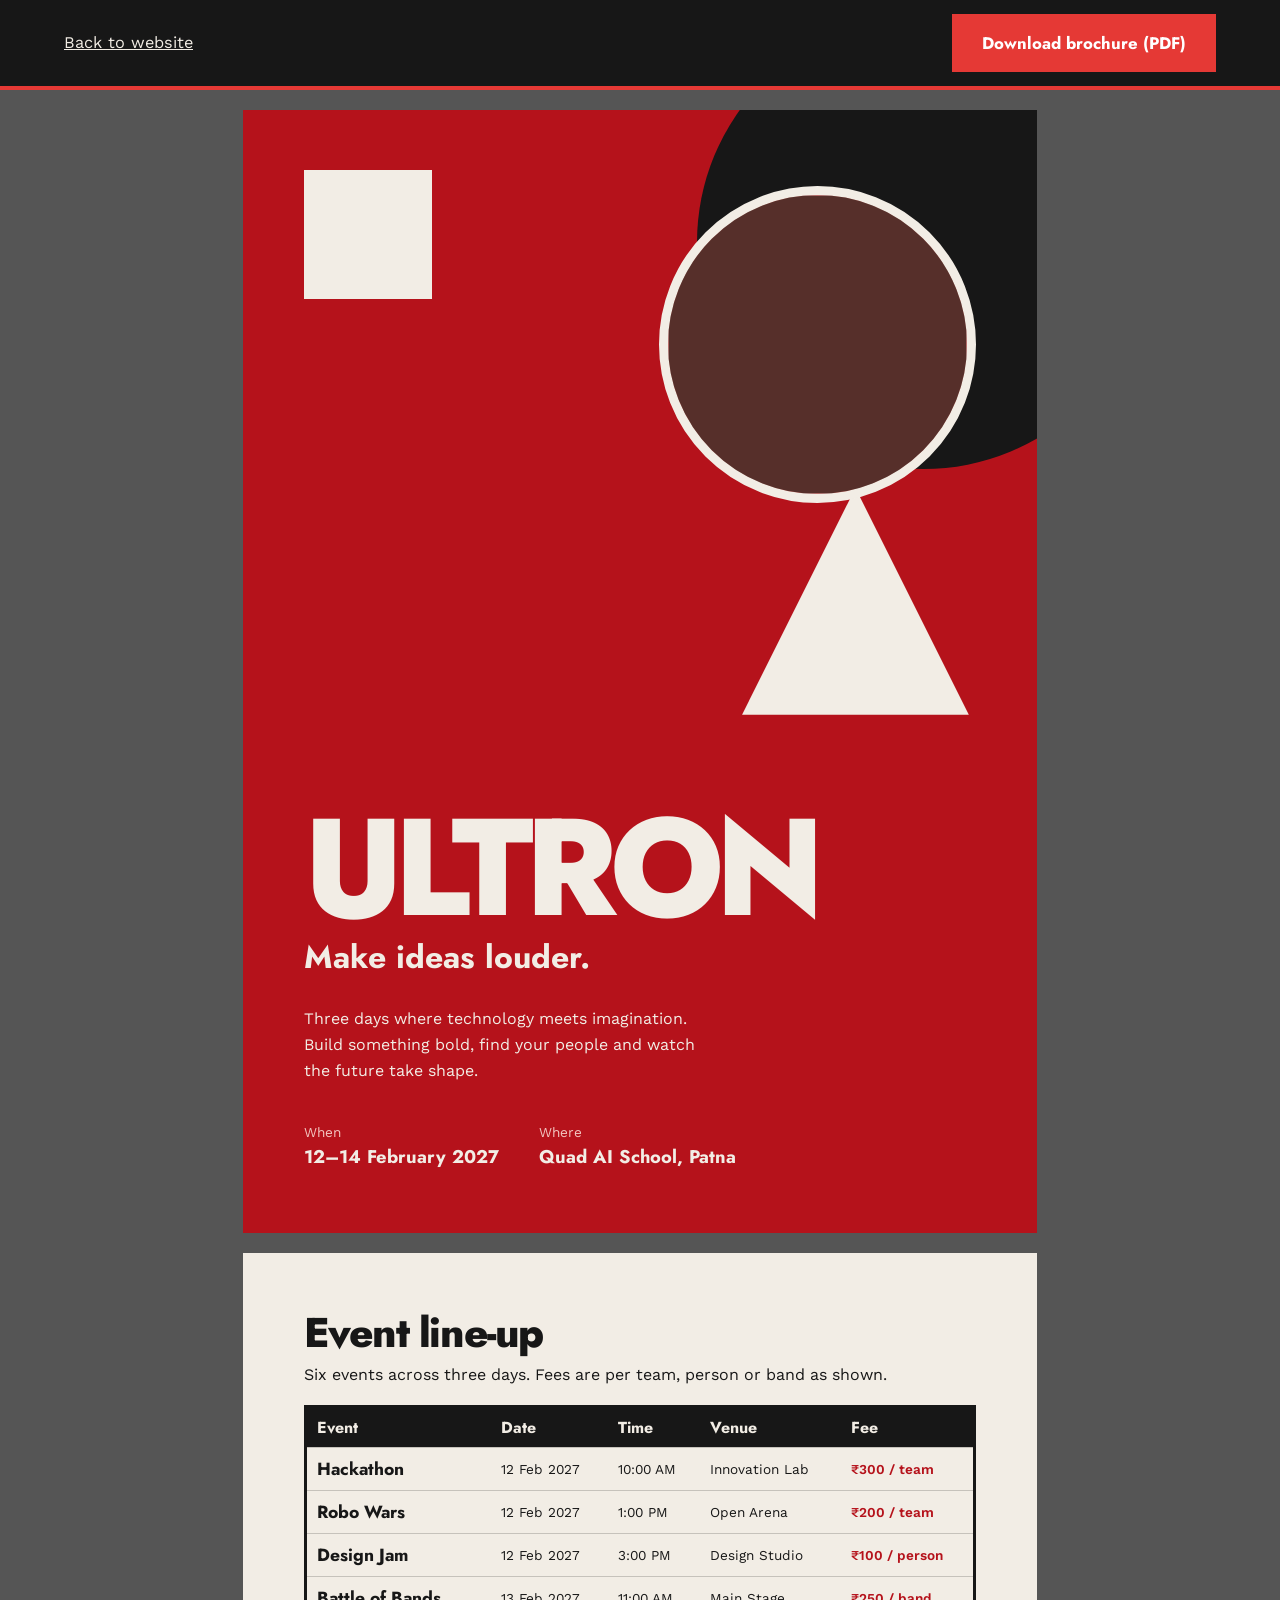
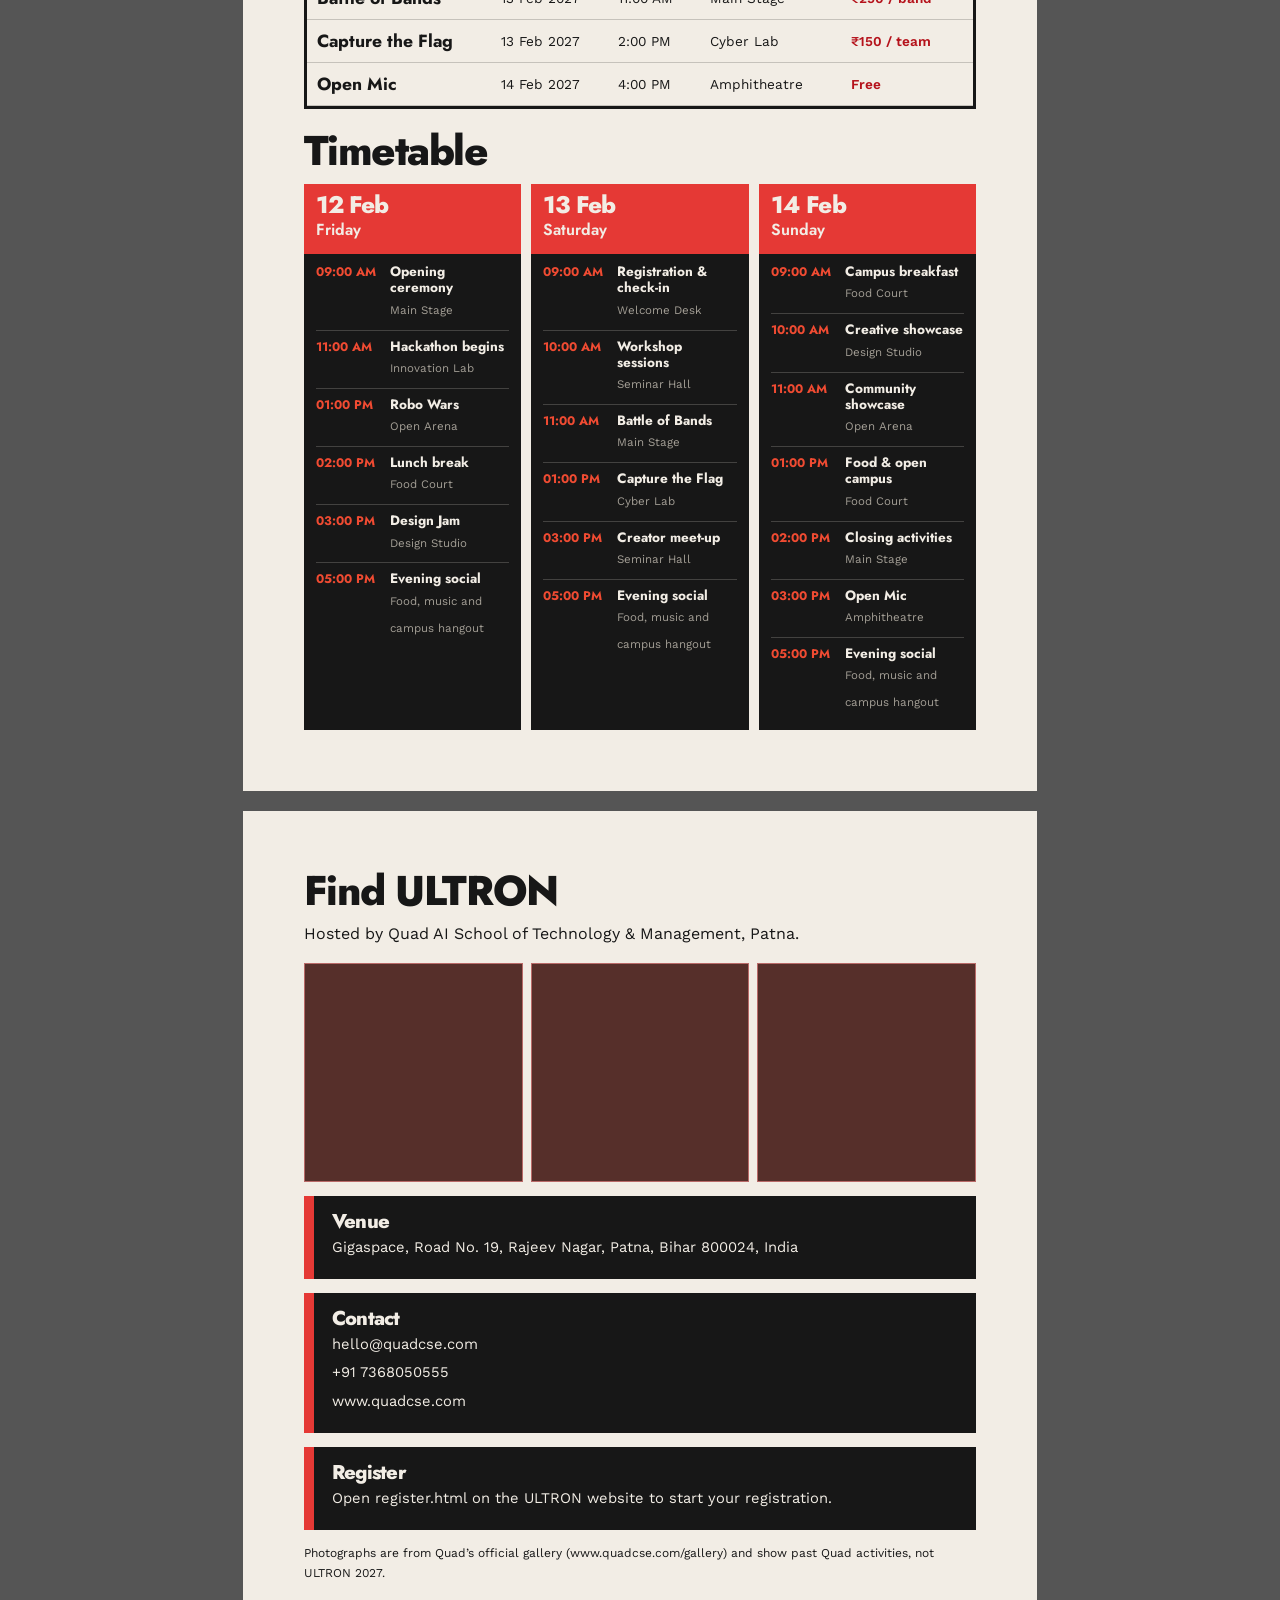
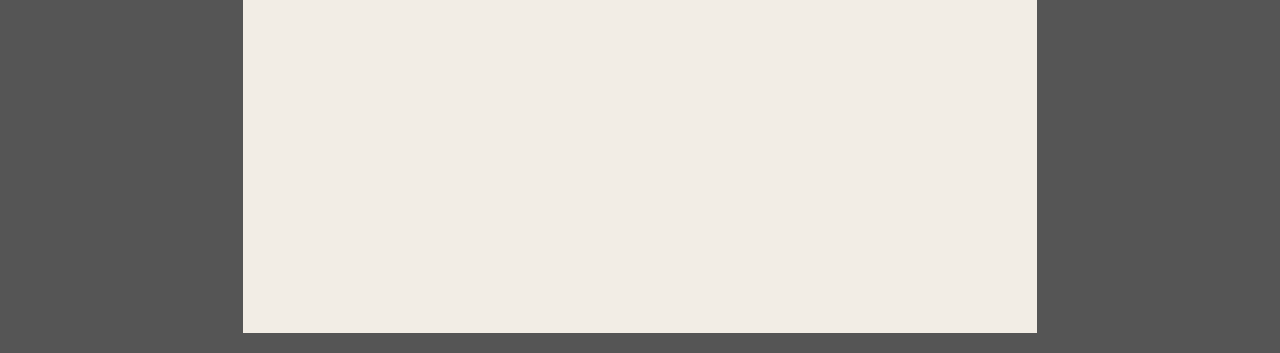
<file: brochure.html>
<!DOCTYPE html>
<html lang="en">
 <head>
  <meta charset="utf-8"/>
  <meta content="width=device-width, initial-scale=1.0" name="viewport"/>
  <title>
   ULTRON 2027: Event brochure
  </title>
  <meta content="Printable ULTRON 2027 brochure." name="description"/>
  <meta content="#B5121B" name="theme-color"/>
  <link href="style.css" rel="stylesheet"/>
 </head>
 <body class="brochure">
  <div class="bar no-print">
   <a href="index.html">
    Back to website
   </a>
   <a class="btn" download="ULTRON-2027-Brochure.pdf" href="ULTRON-2027-Brochure.pdf">
    Download brochure (PDF)
   </a>
  </div>
  <section class="sheet cover">
   <i aria-hidden="true" class="sh c1">
   </i>
   <i aria-hidden="true" class="sh sq">
   </i>
   <i aria-hidden="true" class="sh tri">
   </i>
   <div class="ph">
    <img alt=""/>
   </div>
   <h1>
    ULTRON
   </h1>
   <p class="tag">
    Make ideas louder.
   </p>
   <p class="lead" style="max-width:110mm">
    Three days where technology meets imagination. Build something bold, find your people and watch the future take shape.
   </p>
   <div class="meta">
    <div>
     <small>
      When
     </small>
     <strong>
      12&ndash;14 February 2027
     </strong>
    </div>
    <div>
     <small>
      Where
     </small>
     <strong>
      Quad AI School, Patna
     </strong>
    </div>
   </div>
  </section>
  <section class="sheet">
   <h2>
    Event line-up
   </h2>
   <p class="lead">
    Six events across three days. Fees are per team, person or band as shown.
   </p>
   <div class="table-wrap">
    <table>
     <thead>
      <tr>
       <th>
        Event
       </th>
       <th>
        Date
       </th>
       <th>
        Time
       </th>
       <th>
        Venue
       </th>
       <th>
        Fee
       </th>
      </tr>
     </thead>
     <tbody>
      <tr>
       <td>
        <strong>
         Hackathon
        </strong>
       </td>
       <td>
        12 Feb 2027
       </td>
       <td>
        10:00 AM
       </td>
       <td>
        Innovation Lab
       </td>
       <td class="fee-c">
        ₹300 / team
       </td>
      </tr>
      <tr>
       <td>
        <strong>
         Robo Wars
        </strong>
       </td>
       <td>
        12 Feb 2027
       </td>
       <td>
        1:00 PM
       </td>
       <td>
        Open Arena
       </td>
       <td class="fee-c">
        ₹200 / team
       </td>
      </tr>
      <tr>
       <td>
        <strong>
         Design Jam
        </strong>
       </td>
       <td>
        12 Feb 2027
       </td>
       <td>
        3:00 PM
       </td>
       <td>
        Design Studio
       </td>
       <td class="fee-c">
        ₹100 / person
       </td>
      </tr>
      <tr>
       <td>
        <strong>
         Battle of Bands
        </strong>
       </td>
       <td>
        13 Feb 2027
       </td>
       <td>
        11:00 AM
       </td>
       <td>
        Main Stage
       </td>
       <td class="fee-c">
        ₹250 / band
       </td>
      </tr>
      <tr>
       <td>
        <strong>
         Capture the Flag
        </strong>
       </td>
       <td>
        13 Feb 2027
       </td>
       <td>
        2:00 PM
       </td>
       <td>
        Cyber Lab
       </td>
       <td class="fee-c">
        ₹150 / team
       </td>
      </tr>
      <tr>
       <td>
        <strong>
         Open Mic
        </strong>
       </td>
       <td>
        14 Feb 2027
       </td>
       <td>
        4:00 PM
       </td>
       <td>
        Amphitheatre
       </td>
       <td class="fee-c">
        Free
       </td>
      </tr>
     </tbody>
    </table>
   </div>
   <h2 style="margin-top:22px">
    Timetable
   </h2>
   <div class="bro-days">
    <section aria-label="12 Feb" class="day">
     <header>
      <h3>
       12 Feb
      </h3>
      <span>
       Friday
      </span>
     </header>
     <ol>
      <li>
       <time>
        09:00 AM
       </time>
       <div>
        <b>
         Opening ceremony
        </b>
        <small>
         Main Stage
        </small>
       </div>
      </li>
      <li>
       <time>
        11:00 AM
       </time>
       <div>
        <b>
         Hackathon begins
        </b>
        <small>
         Innovation Lab
        </small>
       </div>
      </li>
      <li>
       <time>
        01:00 PM
       </time>
       <div>
        <b>
         Robo Wars
        </b>
        <small>
         Open Arena
        </small>
       </div>
      </li>
      <li>
       <time>
        02:00 PM
       </time>
       <div>
        <b>
         Lunch break
        </b>
        <small>
         Food Court
        </small>
       </div>
      </li>
      <li>
       <time>
        03:00 PM
       </time>
       <div>
        <b>
         Design Jam
        </b>
        <small>
         Design Studio
        </small>
       </div>
      </li>
      <li>
       <time>
        05:00 PM
       </time>
       <div>
        <b>
         Evening social
        </b>
        <small>
         Food, music and campus hangout
        </small>
       </div>
      </li>
     </ol>
    </section>
    <section aria-label="13 Feb" class="day">
     <header>
      <h3>
       13 Feb
      </h3>
      <span>
       Saturday
      </span>
     </header>
     <ol>
      <li>
       <time>
        09:00 AM
       </time>
       <div>
        <b>
         Registration &amp; check-in
        </b>
        <small>
         Welcome Desk
        </small>
       </div>
      </li>
      <li>
       <time>
        10:00 AM
       </time>
       <div>
        <b>
         Workshop sessions
        </b>
        <small>
         Seminar Hall
        </small>
       </div>
      </li>
      <li>
       <time>
        11:00 AM
       </time>
       <div>
        <b>
         Battle of Bands
        </b>
        <small>
         Main Stage
        </small>
       </div>
      </li>
      <li>
       <time>
        01:00 PM
       </time>
       <div>
        <b>
         Capture the Flag
        </b>
        <small>
         Cyber Lab
        </small>
       </div>
      </li>
      <li>
       <time>
        03:00 PM
       </time>
       <div>
        <b>
         Creator meet-up
        </b>
        <small>
         Seminar Hall
        </small>
       </div>
      </li>
      <li>
       <time>
        05:00 PM
       </time>
       <div>
        <b>
         Evening social
        </b>
        <small>
         Food, music and campus hangout
        </small>
       </div>
      </li>
     </ol>
    </section>
    <section aria-label="14 Feb" class="day">
     <header>
      <h3>
       14 Feb
      </h3>
      <span>
       Sunday
      </span>
     </header>
     <ol>
      <li>
       <time>
        09:00 AM
       </time>
       <div>
        <b>
         Campus breakfast
        </b>
        <small>
         Food Court
        </small>
       </div>
      </li>
      <li>
       <time>
        10:00 AM
       </time>
       <div>
        <b>
         Creative showcase
        </b>
        <small>
         Design Studio
        </small>
       </div>
      </li>
      <li>
       <time>
        11:00 AM
       </time>
       <div>
        <b>
         Community showcase
        </b>
        <small>
         Open Arena
        </small>
       </div>
      </li>
      <li>
       <time>
        01:00 PM
       </time>
       <div>
        <b>
         Food &amp; open campus
        </b>
        <small>
         Food Court
        </small>
       </div>
      </li>
      <li>
       <time>
        02:00 PM
       </time>
       <div>
        <b>
         Closing activities
        </b>
        <small>
         Main Stage
        </small>
       </div>
      </li>
      <li>
       <time>
        03:00 PM
       </time>
       <div>
        <b>
         Open Mic
        </b>
        <small>
         Amphitheatre
        </small>
       </div>
      </li>
      <li>
       <time>
        05:00 PM
       </time>
       <div>
        <b>
         Evening social
        </b>
        <small>
         Food, music and campus hangout
        </small>
       </div>
      </li>
     </ol>
    </section>
   </div>
  </section>
  <section class="sheet">
   <h2>
    Find ULTRON
   </h2>
   <p class="lead">
    Hosted by Quad AI School of Technology &amp; Management, Patna.
   </p>
   <div class="bro-ph">
    <div class="ph">
     <img alt="" loading="lazy"/>
    </div>
    <div class="ph">
     <img alt="" loading="lazy"/>
    </div>
    <div class="ph">
     <img alt="" loading="lazy"/>
    </div>
   </div>
   <div class="band">
    <h3>
     Venue
    </h3>
    <p>
     Gigaspace, Road No. 19, Rajeev Nagar, Patna, Bihar 800024, India
    </p>
   </div>
   <div class="band">
    <h3>
     Contact
    </h3>
    <p>
     hello@quadcse.com
    </p>
    <p>
     +91 7368050555
    </p>
    <p>
     www.quadcse.com
    </p>
   </div>
   <div class="band">
    <h3>
     Register
    </h3>
    <p>
     Open register.html on the ULTRON website to start your registration.
    </p>
   </div>
   <p style="font-size:.75rem;margin-top:14px">
    Photographs are from Quad&rsquo;s official gallery (www.quadcse.com/gallery) and show past Quad activities, not ULTRON 2027.
   </p>
  </section>
 </body>
</html>
</file>
<file: style.css>
/* ULTRON 2027 — Bauhaus-inspired red identity.
   Bauhaus ITC is a commercial font, so Jost (open-licence, Futura-style geometric) is used instead. */
@import url('https://fonts.googleapis.com/css2?family=Jost:wght@400;500;600;700;800&family=Work+Sans:wght@400;500;600&display=swap');
:root {
    --crimson:#B5121B;
    --red:#E53935;
    --verm:#F04B32;
    --char:#171717;
    --cream:#F2EDE5;
    --grey:#a39e95;
    --grey-d:#5c574f;
    --line:rgba(242,237,229,.2);
    --line-d:rgba(23,23,23,.2);
    --display:'Jost','Futura','Century Gothic','Trebuchet MS',sans-serif;
    --body:'Work Sans','Segoe UI',Arial,sans-serif
}
* {
    box-sizing:border-box
}
html {
    scroll-behavior:smooth
}
body {
    margin:0;
    background:var(--char);
    color:var(--cream);
    font:400 1.02rem/1.65 var(--body)
}
a {
    color:inherit
}
img {
    max-width:100%;
    display:block
}
h1,h2,h3,p {
    margin-top:0
}
h1,h2,h3 {
    font-family:var(--display);
    line-height:.95;
    letter-spacing:-.035em;
    font-weight:800
}
:focus-visible {
    outline:3px solid var(--verm);
    outline-offset:3px
}
.skip {
    position:absolute;
    left:-999px
}
.skip:focus {
    left:10px;
    top:10px;
    background:var(--cream);
    color:var(--char);
    padding:8px 12px;
    z-index:99
}
/* header */
.site-header {
    position:sticky;
    top:0;
    z-index:50;
    background:var(--char);
    border-bottom:4px solid var(--red);
    display:flex;
    align-items:center;
    justify-content:space-between;
    padding:12px 5%
}
.logo {
    display:flex;
    align-items:center;
    gap:10px;
    font:800 1.5rem var(--display);
    letter-spacing:-.03em;
    text-decoration:none
}
.mark {
    width:26px;
    height:26px;
    position:relative;
    display:inline-block
}
.mark:before {
    content:"";
    position:absolute;
    inset:0;
    background:var(--red);
    border-radius:50%
}
.mark:after {
    content:"";
    position:absolute;
    left:11px;
    top:11px;
    width:15px;
    height:15px;
    background:var(--cream)
}
.nav {
    display:flex;
    gap:6px;
    align-items:center
}
.nav a {
    font:600 .95rem var(--display);
    padding:8px 14px;
    text-decoration:none;
    border-bottom:3px solid transparent
}
.nav a:hover,.nav a[aria-current] {
    border-color:var(--red)
}
.nav .nav-cta {
    background:var(--red);
    margin-left:10px;
    border:0;
    padding:10px 18px
}
.nav .nav-cta:hover {
    background:var(--verm)
}
/* buttons */
.btn {
    display:inline-block;
    background:var(--red);
    color:#fff;
    font:700 1.05rem var(--display);
    padding:15px 28px;
    text-decoration:none;
    border:2px solid var(--red);
    cursor:pointer;
    transition:background .2s,color .2s,transform .2s
}
.btn:hover {
    background:var(--cream);
    color:var(--char);
    border-color:var(--cream);
    transform:translateY(-2px)
}
.btn.ghost {
    background:transparent;
    border-color:currentColor;
    color:inherit
}
.btn.ghost:hover {
    background:var(--cream);
    color:var(--char)
}
.btn.dark {
    background:var(--char);
    border-color:var(--char)
}
.btn.dark:hover {
    background:transparent;
    color:var(--char)
}
/* sections */
.sec {
    padding:100px 7%;
    position:relative;
    overflow:hidden
}
.s-cream {
    background:var(--cream);
    color:var(--char)
}
.s-red {
    background:var(--crimson)
}
.s-char {
    background:var(--char)
}
.sec>* {
    position:relative
}
.sec h2 {
    font-size:clamp(2.6rem,6vw,5.2rem);
    margin-bottom:22px
}
.lead {
    max-width:60ch;
    font-size:1.12rem
}
.s-cream .muted {
    color:var(--grey-d)
}
.muted {
    color:var(--grey)
}
.label {
    font:700 1rem var(--display);
    color:var(--red);
    margin-bottom:14px;
    display:flex;
    align-items:center;
    gap:12px
}
.label:before {
    content:"";
    width:14px;
    height:14px;
    background:currentColor;
    border-radius:50%
}
.s-red .label {
    color:var(--cream)
}
.split {
    display:grid;
    grid-template-columns:1fr 1fr;
    gap:7%;
    align-items:center
}
/* shapes */
.sh {
    position:absolute;
    display:block;
    pointer-events:none;
    transition:translate .25s ease-out
}
.c1 {
    background:var(--crimson);
    border-radius:50%
}
.sq {
    background:var(--cream)
}
.tri {
    background:var(--verm);
    clip-path:polygon(50% 0,100% 100%,0 100%)
}
.half {
    background:var(--red);
    border-radius:999px 999px 0 0
}
.ring {
    border:14px solid var(--cream);
    border-radius:50%
}
/* hero */
.hero {
    display:grid;
    grid-template-columns:1.15fr .85fr;
    min-height:calc(100vh - 70px);
    overflow:hidden;
    position:relative
}
.hero-copy {
    padding:70px 4% 60px 7%;
    display:flex;
    flex-direction:column;
    justify-content:center;
    position:relative;
    z-index:2
}
.hero h1 {
    font-size:clamp(4.6rem,15.5vw,14rem);
    letter-spacing:-.06em;
    margin:0 0 14px;
    line-height:.82
}
.hero h1 span {
    color:var(--red)
}
.tag {
    font:700 clamp(1.3rem,2.6vw,2rem) var(--display);
    margin-bottom:26px
}
.meta {
    display:flex;
    flex-wrap:wrap;
    gap:12px 40px;
    margin:8px 0 30px
}
.meta small {
    display:block;
    color:var(--grey);
    font-size:.85rem
}
.meta strong {
    font:700 1.15rem var(--display)
}
.cta-row {
    display:flex;
    gap:14px;
    flex-wrap:wrap;
    align-items:center
}
.count {
    font:700 1.05rem var(--display);
    border-left:4px solid var(--red);
    padding-left:14px
}
.hero-art {
    position:relative;
    background:var(--crimson);
    min-height:560px
}
.hero-photo {
    position:absolute;
    margin:0;
    right:9%;
    top:12%;
    width:74%;
    aspect-ratio:1;
    border-radius:50%;
    overflow:hidden;
    border:8px solid var(--cream);
    background:var(--char);
    translate:0 0;
    transition:translate .25s ease-out
}
.hero-photo img {
    width:100%;
    height:100%;
    object-fit:cover
}
.hero-art .c1 {
    background:var(--char);
    width:38%;
    aspect-ratio:1;
    left:-6%;
    bottom:6%
}
.hero-art .sq {
    width:17%;
    aspect-ratio:1;
    left:12%;
    top:8%
}
.hero-art .tri {
    width:26%;
    aspect-ratio:1;
    right:4%;
    bottom:5%
}
.hero-art .half {
    width:24%;
    height:12%;
    left:30%;
    bottom:0;
    background:var(--cream)
}
.hero-art .ring {
    width:15%;
    aspect-ratio:1;
    right:4%;
    top:4%;
    border-width:10px;
    border-color:var(--char)
}
.ticker {
    background:var(--cream);
    color:var(--char);
    overflow:hidden;
    white-space:nowrap;
    border-block:4px solid var(--char)
}
.ticker div {
    display:inline-block;
    padding:14px 0;
    font:800 1.4rem var(--display);
    animation:tick 28s linear infinite
}
.ticker span {
    padding:0 28px
}
.ticker b {
    color:var(--red)
}
@keyframes tick {
    to {
        transform:translateX(-50%)
    }
}
/* photo helpers: duotone that turns to colour on hover */
.ph {
    position:relative;
    overflow:hidden;
    background:var(--grey-d);
    aspect-ratio:4/3
}
.ph img {
    width:100%;
    height:100%;
    object-fit:cover;
    filter:grayscale(1) contrast(1.1);
    transition:filter .4s,transform .5s
}
.ph:after {
    content:"";
    position:absolute;
    inset:0;
    background:var(--red);
    mix-blend-mode:multiply;
    opacity:.6;
    transition:opacity .4s;
    pointer-events:none
}
.ph:hover:after {
    opacity:0
}
.ph:hover img {
    filter:none;
    transform:scale(1.04)
}
/* intro */
.intro .ph {
    aspect-ratio:1;
    border-radius:50% 50% 0 50%
}
.stats {
    display:grid;
    grid-template-columns:repeat(3,1fr);
    gap:0;
    margin-top:34px;
    border-top:4px solid var(--char)
}
.stats div {
    padding:16px 14px 0 0
}
.stats b {
    display:block;
    font:800 3.6rem/1 var(--display);
    color:var(--crimson);
    letter-spacing:-.05em
}
.stats span {
    font-size:.95rem
}
/* event cards */
.grid3 {
    display:grid;
    grid-template-columns:repeat(3,1fr);
    gap:22px
}
.card {
    background:var(--char);
    color:var(--cream);
    display:flex;
    flex-direction:column;
    text-decoration:none;
    transition:transform .25s
}
.card:hover {
    transform:translateY(-6px)
}
.card .body {
    padding:22px 24px 26px;
    border-bottom:6px solid var(--red);
    flex:1
}
.card:nth-child(3n+2) .body {
    border-color:var(--verm)
}
.card:nth-child(3n) .body {
    border-color:var(--crimson)
}
.card h3 {
    font-size:2.1rem;
    margin:6px 0 10px
}
.card p {
    color:#cfc9bf;
    font-size:.95rem;
    margin-bottom:12px
}
.when {
    font:600 .95rem var(--display);
    color:var(--verm)
}
.chips {
    display:flex;
    flex-wrap:wrap;
    gap:8px;
    margin-top:6px
}
.chips span {
    border:1.5px solid var(--line);
    padding:3px 11px;
    font:600 .85rem var(--display)
}
.chips .fee {
    background:var(--cream);
    color:var(--char);
    border-color:var(--cream)
}
.credit {
    font-size:.8rem;
    margin-top:26px
}
/* highlights */
.hl {
    display:grid;
    grid-template-columns:repeat(4,1fr);
    gap:0
}
.hl>div {
    padding:0
}
.hl .ph {
    aspect-ratio:3/4
}
.hl h3 {
    font-size:1.7rem;
    margin:16px 0 6px
}
.hl p {
    font-size:.93rem;
    margin:0 18px 0 0
}
.hl>div:nth-child(even) {
    margin-top:50px
}
/* video */
.vid-wrap {
    display:grid;
    grid-template-columns:1.1fr .9fr;
    gap:7%;
    align-items:center
}
.vid {
    position:relative;
    aspect-ratio:9/16;
    width:min(100%,340px);
    margin:0 auto;
    background:#000;
    border:8px solid var(--cream);
    box-shadow:18px 18px 0 var(--char)
}
.vid iframe {
    position:absolute;
    inset:0;
    width:100%;
    height:100%;
    border:0
}
/* gallery */
.gal {
    display:grid;
    grid-template-columns:repeat(4,1fr);
    grid-auto-rows:190px;
    gap:12px
}
.gal .ph {
    aspect-ratio:auto;
    height:100%
}
.gal .w2 {
    grid-column:span 2
}
.gal .t2 {
    grid-row:span 2
}
/* info band */
.info {
    display:grid;
    grid-template-columns:1.3fr 1fr;
    gap:7%;
    align-items:center
}
.info address {
    font-style:normal;
    margin:14px 0 22px;
    font-size:1.1rem
}
.info a.l {
    text-underline-offset:4px
}
/* page hero */
.page-hero {
    display:grid;
    grid-template-columns:1.2fr .8fr;
    min-height:380px;
    border-bottom:4px solid var(--red)
}
.page-hero>div:first-child {
    padding:70px 4% 60px 7%;
    display:flex;
    flex-direction:column;
    justify-content:flex-end
}
.page-hero h1 {
    font-size:clamp(3.2rem,9vw,8rem);
    letter-spacing:-.055em;
    margin:0
}
.page-hero h1 span {
    color:var(--red)
}
.page-hero .ph {
    aspect-ratio:auto;
    height:100%;
    min-height:260px
}
.page-hero .art {
    position:relative;
    background:var(--crimson);
    overflow:hidden
}
.page-hero .art .ph {
    position:absolute;
    inset:0;
    mix-blend-mode:normal
}
/* tables */
.table-wrap {
    overflow-x:auto;
    border:3px solid var(--char)
}
table {
    width:100%;
    border-collapse:collapse;
    min-width:680px
}
th,td {
    text-align:left;
    padding:15px 18px;
    border-bottom:1px solid var(--line-d)
}
th {
    background:var(--char);
    color:var(--cream);
    font:700 1rem var(--display)
}
td strong {
    font:700 1.1rem var(--display)
}
.fee-c {
    font-weight:600;
    color:var(--crimson);
    white-space:nowrap
}
tbody tr:hover {
    background:rgba(229,57,53,.1)
}
/* schedule */
.tabs {
    display:none;
    gap:8px;
    margin-bottom:22px
}
.tab {
    flex:1;
    background:transparent;
    border:2px solid var(--char);
    font:700 1rem var(--display);
    padding:12px 6px;
    cursor:pointer;
    color:inherit
}
.tab[aria-selected=true] {
    background:var(--char);
    color:var(--cream)
}
.days {
    display:grid;
    grid-template-columns:repeat(3,1fr);
    gap:22px
}
.day {
    background:var(--char);
    color:var(--cream)
}
.day header {
    background:var(--red);
    padding:18px 22px
}
.day header h3 {
    font-size:2.4rem;
    margin:0
}
.day header span {
    font:600 1rem var(--display)
}
.day ol {
    list-style:none;
    margin:0;
    padding:6px 22px 14px
}
.day li {
    display:grid;
    grid-template-columns:82px 1fr;
    gap:12px;
    padding:14px 0;
    border-bottom:1px solid var(--line)
}
.day li:last-child {
    border:0
}
.day time {
    font:700 .95rem var(--display);
    color:var(--verm)
}
.day li b {
    font:700 1.08rem var(--display);
    display:block;
    line-height:1.2
}
.day li small {
    color:var(--grey);
    font-size:.88rem
}
/* forms */
.form-shell {
    display:grid;
    grid-template-columns:.8fr 1.2fr;
    gap:7%;
    align-items:start
}
.form-aside {
    position:sticky;
    top:100px
}
.form-aside h2 {
    font-size:clamp(2.6rem,5vw,4.4rem)
}
form {
    display:grid;
    grid-template-columns:1fr 1fr;
    gap:22px
}
.field {
    display:flex;
    flex-direction:column;
    gap:7px
}
.field.full {
    grid-column:1/-1
}
.field label,.group-label {
    font:700 .95rem var(--display)
}
input,select,textarea {
    width:100%;
    padding:13px 14px;
    background:var(--cream);
    color:var(--char);
    border:2px solid var(--cream);
    border-radius:0;
    font:inherit
}
input:focus,select:focus,textarea:focus {
    border-color:var(--verm);
    outline:none;
    box-shadow:0 0 0 3px rgba(240,75,50,.5)
}
textarea {
    min-height:120px;
    resize:vertical
}
[aria-invalid=true] {
    border-color:var(--red);
    background:#fde4e0
}
.err {
    color:#ff9a8f;
    font-size:.88rem;
    min-height:1.2em;
    margin:0
}
.choice-row {
    display:flex;
    flex-wrap:wrap;
    gap:10px 22px
}
.choice-row label {
    display:flex;
    gap:8px;
    align-items:center;
    font:500 1rem var(--body);
    cursor:pointer
}
.choice-row input {
    width:20px;
    height:20px;
    accent-color:var(--red);
    padding:0
}
.notice {
    margin:18px 0 0;
    padding:18px 20px;
    border-left:8px solid var(--red);
    background:#242424;
    display:none
}
.notice.show {
    display:block
}
.notice.ok {
    border-color:#5fd38d
}
.notice a {
    color:var(--verm)
}
/* contact */
.contact-grid {
    display:grid;
    grid-template-columns:1fr 1fr;
    gap:22px
}
.contact-card {
    padding:34px;
    background:var(--char);
    color:var(--cream);
    border-top:10px solid var(--red)
}
.contact-card:nth-child(2) {
    border-color:var(--verm)
}
.contact-card:nth-child(3) {
    border-color:var(--crimson)
}
.contact-card h3 {
    font-size:2rem;
    margin:0 0 10px
}
.contact-card p {
    color:#cfc9bf
}
.contact-card a {
    color:var(--cream);
    text-decoration-color:var(--red);
    text-decoration-thickness:3px;
    text-underline-offset:5px;
    font-weight:600
}
/* footer */
.site-footer {
    background:var(--char);
    border-top:4px solid var(--red);
    padding:56px 7% 30px
}
.foot {
    display:grid;
    grid-template-columns:1.4fr 1fr 1fr;
    gap:40px
}
.foot h3 {
    font-size:1.1rem;
    letter-spacing:0;
    margin-bottom:10px;
    color:var(--verm)
}
.foot p,.foot address {
    color:#cfc9bf;
    font-style:normal;
    font-size:.95rem;
    margin-bottom:6px
}
.foot a {
    text-underline-offset:4px
}
.big-logo {
    font:800 3.4rem/.9 var(--display);
    letter-spacing:-.06em;
    margin-bottom:12px
}
.copy {
    margin-top:34px;
    padding-top:18px;
    border-top:1px solid var(--line);
    color:var(--grey);
    font-size:.82rem
}
/* reveal: one entrance, only when JS is on */
@media(prefers-reduced-motion:reduce) {
    * {
        animation:none!important;
        transition:none!important;
        scroll-behavior:auto!important
    }
    }
/* responsive */
@media(max-width:980px) {
    .hero,.page-hero,.split,.vid-wrap,.info,.form-shell {
        grid-template-columns:1fr
    }
    .hero-art {
        min-height:440px
    }
    .hero {
        min-height:0
    }
    .grid3,.hl {
        grid-template-columns:1fr 1fr
    }
    .hl>div:nth-child(even) {
        margin-top:0
    }
    .form-aside {
        position:static
    }
    .page-hero .art {
        min-height:220px
    }
    .foot {
        grid-template-columns:1fr 1fr
    }
    .days {
        grid-template-columns:1fr
    }
    .days .day {
        display:block
    }
    .gal {
        grid-template-columns:repeat(2,1fr)
    }
}

@media(max-width:800px) {
    .nav {
        display:flex;
        position:static;
        flex-direction:row;
        flex-wrap:wrap;
        justify-content:flex-end;
        gap:2px;
        padding:0;
        border:0;
        background:transparent
    }
    .nav a {
        padding:8px 9px;
        font-size:.85rem
    }
    .nav .nav-cta {
        margin:0;
        text-align:center
    }
    .sec {
        padding:70px 6%
    }
    .contact-grid {
        grid-template-columns:1fr
    }
}
@media(max-width:560px) {
    .grid3,.hl,form,.foot,.stats {
        grid-template-columns:1fr
    }
    .hero-copy {
        padding:50px 6%
    }
    .gal {
        grid-auto-rows:150px
    }
    .page-hero>div:first-child {
        padding:50px 6% 40px
    }
    .meta {
        gap:12px 28px
    }
    .hero-photo {
        width:80%;
        right:10%
    }
    .table-wrap {
        border-width:2px
    }
}
/* brochure */
.bar {
    background:var(--char);
    padding:14px 5%;
    display:flex;
    gap:16px;
    align-items:center;
    justify-content:space-between;
    position:sticky;
    top:0;
    z-index:5;
    border-bottom:4px solid var(--red)
}
.brochure {
    background:#555
}
.sheet {
    width:210mm;
    min-height:297mm;
    margin:20px auto;
    background:var(--cream);
    color:var(--char);
    position:relative;
    overflow:hidden;
    padding:16mm;
    page-break-after:always;
    break-after:page
}
.sheet:last-of-type {
    page-break-after:auto;
    break-after:auto
}
.sheet h2 {
    font-size:2.6rem;
    margin-bottom:10px
}
.sheet h3 {
    font-size:1.25rem;
    margin-bottom:4px
}
.sheet .lead {
    font-size:1rem
}
.cover {
    background:var(--crimson);
    color:var(--cream);
    display:flex;
    flex-direction:column;
    justify-content:flex-end
}
.cover h1 {
    font-size:8.6rem;
    letter-spacing:-.06em;
    line-height:.8;
    margin:0 0 10px
}
.cover .tag {
    font-size:2rem
}
.cover .c1 {
    background:var(--char);
    width:120mm;
    height:120mm;
    right:-30mm;
    top:-25mm
}
.cover .sq {
    width:34mm;
    height:34mm;
    left:16mm;
    top:16mm
}
.cover .tri {
    width:60mm;
    height:60mm;
    right:18mm;
    top:100mm;
    background:var(--cream)
}
.cover .ph {
    position:absolute;
    right:16mm;
    top:20mm;
    width:84mm;
    height:84mm;
    border-radius:50%;
    border:2.5mm solid var(--cream);
    aspect-ratio:1
}
.cover .meta {
    margin:20px 0 0
}
.cover .meta small {
    color:#f3c6c1
}
.bro-days {
    display:grid;
    grid-template-columns:repeat(3,1fr);
    gap:10px;
    margin-top:14px
}
.bro-days .day li {
    grid-template-columns:62px 1fr;
    padding:7px 0
}
.bro-days .day header {
    padding:10px 12px
}
.bro-days .day header h3 {
    font-size:1.5rem
}
.bro-days .day ol {
    padding:2px 12px 8px
}
.bro-days .day li b {
    font-size:.85rem
}
.bro-days .day time {
    font-size:.78rem
}
.bro-days .day li small {
    font-size:.72rem
}
.bro-days .day {
    display:block
}
.sheet table {
    min-width:0;
    font-size:.85rem
}
.sheet th,.sheet td {
    padding:8px 10px
}
.sheet .table-wrap {
    overflow:visible
}
.bro-ph {
    display:grid;
    grid-template-columns:repeat(3,1fr);
    gap:8px;
    margin:14px 0
}
.bro-ph .ph {
    aspect-ratio:1
}
.sheet .band {
    background:var(--char);
    color:var(--cream);
    padding:16px 18px;
    margin-top:14px;
    border-left:10px solid var(--red)
}
.sheet .band p {
    margin:0 0 4px;
    font-size:.92rem
}
@page {
    size:A4;
    margin:0
}
@media print {
    html,body,.brochure {
        background:#fff
    }
    .no-print,.bar {
        display:none!important
    }
    .sheet {
        margin:0;
        box-shadow:none;
        -webkit-print-color-adjust:exact;
        print-color-adjust:exact
    }
    .ph:after,.ph img,.cover,.band,.day header,.day,th {
        -webkit-print-color-adjust:exact;
        print-color-adjust:exact
    }
}
</file>
